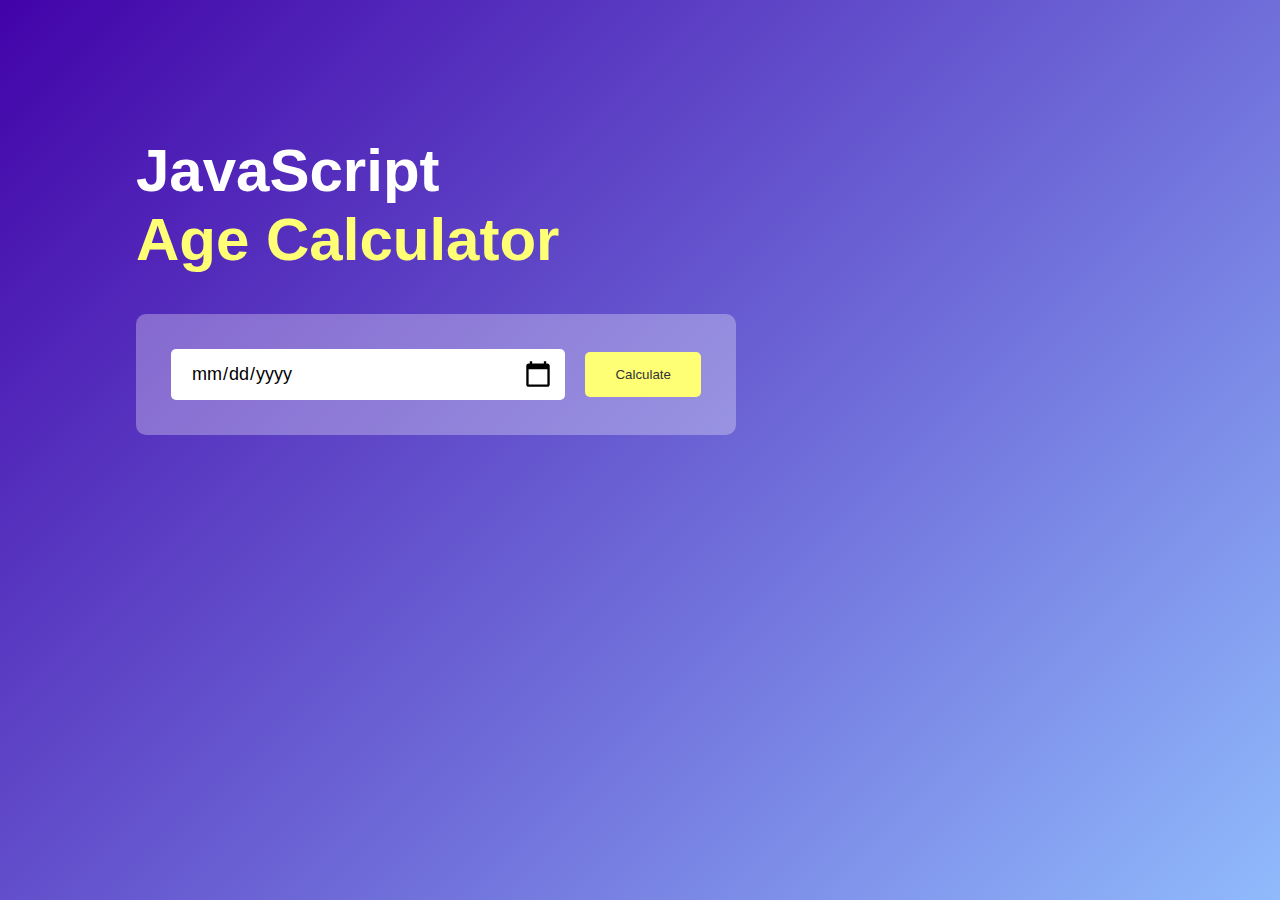
<file: Age-Calculator/index.html>
<!DOCTYPE html>
<html>
<head>
    <meta name="viewport" content="width=device-width, initial-scale=1.0">
    <title>Age Calculator - Easy Tutorials</title>
    <link rel="stylesheet" href="style.css">
</head>
<body>
<div class="container">
    <div class="calculator">
        <h1>JavaScript<br><span>Age Calculator</span></h1>
        <div class="input-box">
            <input type="date" id="date">
            <button onclick="calculateAge()">Calculate</button>
        </div>
        <p id="result"></p>
    </div>
</div>

<script src="script.js"></script>
</body>
</html>
</file>
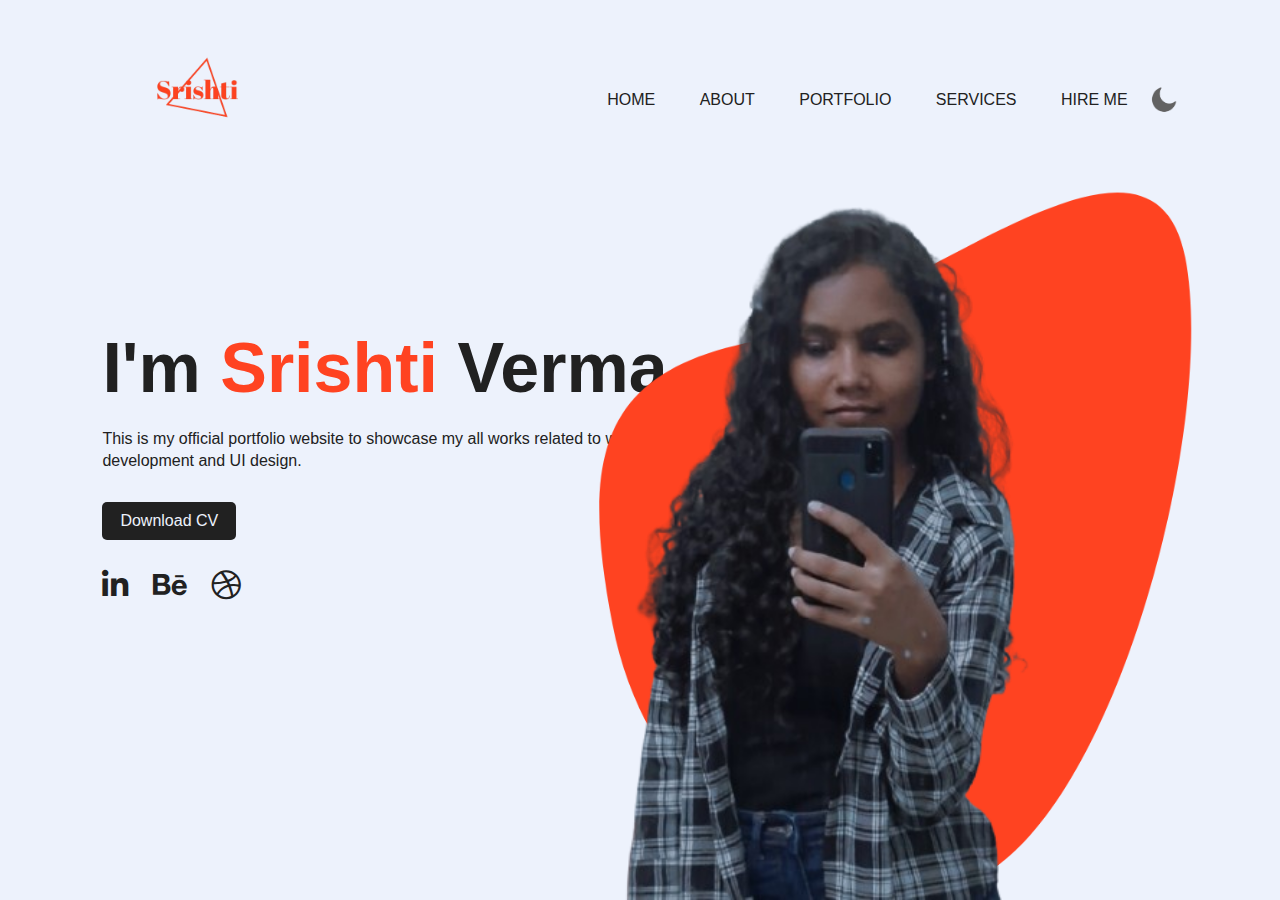
<file: dark-theme/index.html>
<html>
<head>
    <title>Portfolio Website - Easy Tutorials</title>
    <link rel="stylesheet" href="style.css">
    <link rel="stylesheet" href="https://cdnjs.cloudflare.com/ajax/libs/font-awesome/5.15.1/css/all.min.css">
</head>
<body>
   <div class="hero">
       <nav>
           <img src="images/Srishti-removebg-preview.png" class="logo">
           <ul>
               <li><a href="">HOME</a></li>
               <li><a href="">ABOUT</a></li>
               <li><a href="">PORTFOLIO</a></li>
               <li><a href="">SERVICES</a></li>
               <li><a href="">HIRE ME</a></li>
           </ul>
           <img src="images/moon.png" id="icon">
       </nav>
       
       <div class="info">
           <h1>I'm <span>Srishti</span> Verma</h1>
           <p>This is my official portfolio website to showcase my all works related to web<br>development and UI design.</p>
           <a href="">Download CV</a>
       </div>
       
       <div class="img-box">
           <img src="images/pattern.png" class="back-img">
           <img src="images/WhatsApp_Image_2024-09-10_at_22.10.36_32a02be4-removebg-preview.png" class="main-img">
       </div>
       
       <div class="social-links">
           <a href=""><i class="fab fa-linkedin-in"></i></a>
           <a href=""><i class="fab fa-behance"></i></a>
           <a href=""><i class="fab fa-dribbble"></i></a>
       </div>
   </div>
       
<script>
    
    var icon = document.getElementById("icon");
    
    
    
    if(localStorage.getItem("theme") == null){
        localStorage.setItem("theme", "light");
    }
    
    
    
    let localData = localStorage.getItem("theme");
    
    if(localData == "light"){
        icon.src = "images/moon.png";
        document.body.classList.remove("dark-theme");
    }
    else if(localData == "dark"){
        icon.src = "images/sun.png";
        document.body.classList.add("dark-theme");
    }
    
    
    
    
    icon.onclick = function(){
        document.body.classList.toggle("dark-theme");
        if(document.body.classList.contains("dark-theme")){
            icon.src = "images/sun.png";
            localStorage.setItem("theme", "dark");
        }else{
            icon.src = "images/moon.png";
            localStorage.setItem("theme", "light");
        }
    }
    
    
</script>

</body>
</html>
</file>
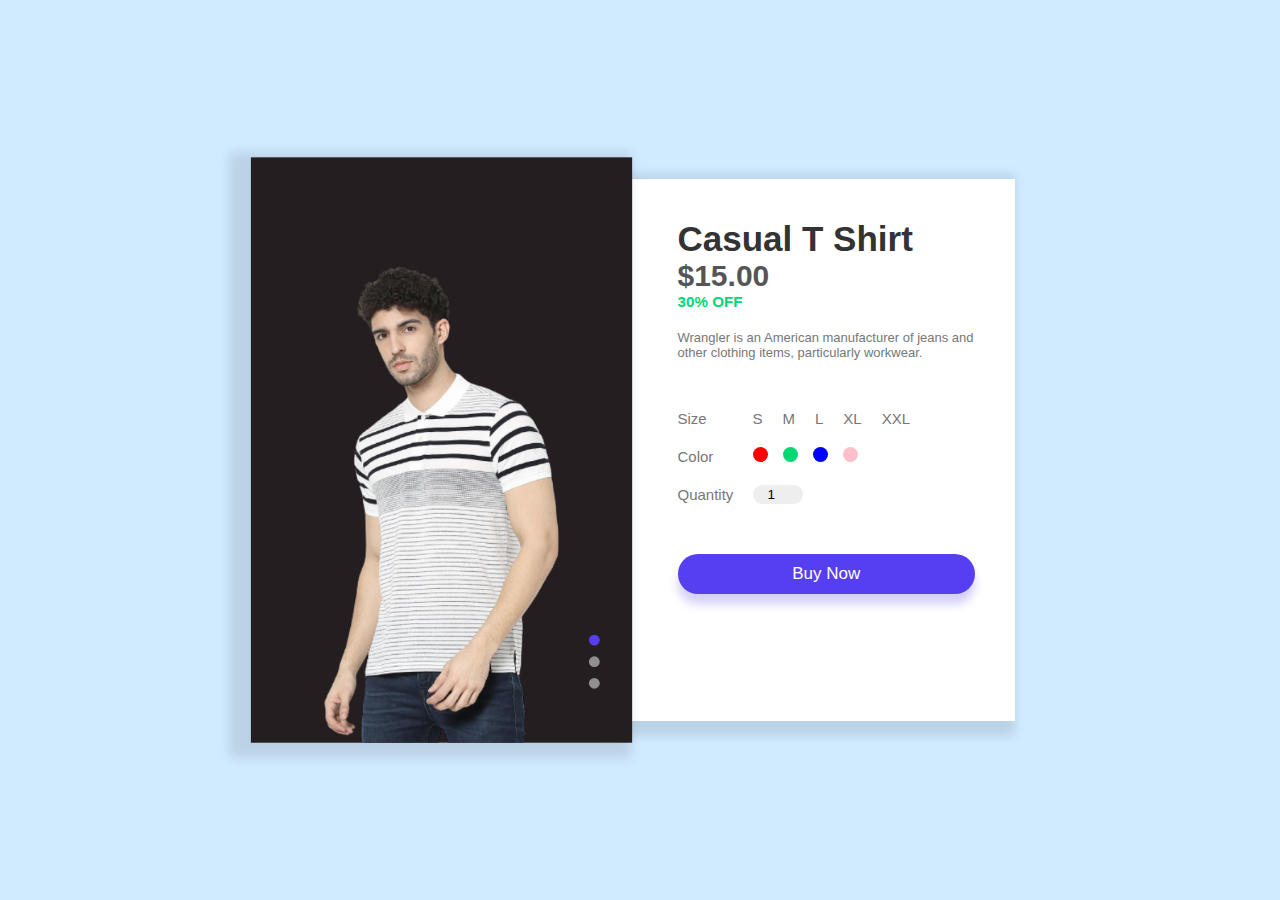
<file: ProductPage/index.html>
<!DOCTYPE html>
<html>
<head>
    <meta name="viewport" content="width=device-width, initial-scale=1.0">
    <title>Product Page Design - Easy Tutorials</title>
    <link rel="stylesheet" href="style.css">
</head>
<body>
<div class="container">
    <div class="product">
        <div class="gallery">
            <img src="images/image1.png" id="productImg">
            <div class="controls">
                <span class="btn active"></span>
                <span class="btn"></span>
                <span class="btn"></span>
            </div>
        </div>
        <div class="details">
            <h1>Casual T Shirt</h1>
            <h2>$15.00</h2>
            <h3>30% OFF</h3>
            <p>Wrangler is an American manufacturer of jeans and other clothing items, particularly workwear.</p>
            <form>
                <div class="size-select">
                    <p>Size</p>
                    <label for="small">
                        <input type="radio" name="size" id="small">
                        <span>S</span>
                    </label>
                    <label for="medium">
                        <input type="radio" name="size" id="medium">
                        <span>M</span>
                    </label>
                    <label for="large">
                        <input type="radio" name="size" id="large">
                        <span>L</span>
                    </label>
                    <label for="x-large">
                        <input type="radio" name="size" id="x-large">
                        <span>XL</span>
                    </label>
                    <label for="xx-large">
                        <input type="radio" name="size" id="xx-large">
                        <span>XXL</span>
                    </label>
                </div>

                <div class="color-select">
                    <p>Color</p>
                    <label for="red">
                        <input type="radio" name="color" id="red">
                        <span class="color-1"></span>
                    </label>
                    <label for="green">
                        <input type="radio" name="color" id="green">
                        <span class="color-2"></span>
                    </label>
                    <label for="blue">
                        <input type="radio" name="color" id="blue">
                        <span class="color-3"></span>
                    </label>
                    <label for="pink">
                        <input type="radio" name="color" id="pink">
                        <span class="color-4"></span>
                    </label>
                </div>

                <div class="quantity-select">
                    <p>Quantity</p>
                    <input type="number" value="1">
                </div>
                <button>Buy Now</button>
            </form>
        </div>
    </div>
</div>

<script src="script.js"></script>

</body>
</html>
</file>
<file: Age-Calculator/style.css>
*{
    margin: 0;
    padding: 0;
    font-family: 'Poppins', sans-serif;
    box-sizing: border-box;
}
.container{
    width: 100%;
    min-height: 100vh;
    background: linear-gradient(135deg, #4203a9, #90bafc);
    color: #fff;
    padding: 10px;
}
.calculator{
    width: 100%;
    max-width: 600px;
    margin-left: 10%;
    margin-top: 10%;
}
.calculator h1{
    font-size: 60px;
}
.calculator h1 span{
    color: #ffff76;
}
.input-box{
    margin: 40px 0;
    padding: 35px;
    border-radius: 10px;
    background: rgba(255,255,255,0.3);
    display: flex;
    align-items: center;
}
.input-box input{
    flex: 1;
    margin-right: 20px;
    padding: 14px 20px;
    border: 0;
    outline: 0;
    font-size: 18px;
    border-radius: 5px;
    position: relative;
}
.input-box button{
    background: #ffff76;
    border: 0;
    outline: 0;
    padding: 15px 30px;
    border-radius: 5px;
    font-weight: 500;
    color: #333;
    cursor: pointer;
}
.input-box input::-webkit-calendar-picker-indicator{
    top: 0;
    left: 0;
    right: 0;
    bottom: 0;
    width: auto;
    height: auto;
    position: absolute;
    background-position: calc(100% - 10px);
    background-size: 30px;
    cursor: pointer;
}
#result{
    font-size: 20px;
}
#result span{
    color: #ffff76;
}
.watch-link{
    position: fixed;
    bottom: 10%;
    right: 5%;
    font-size: 12px;
    text-decoration: none;
    color: #000;
}
</file>
<file: dark-theme/style.css>
*{
    margin: 0;
    padding: 0;
}

:root{
    --primary-color: #edf2fc;
    --secondary-color: #212121;  
}
.dark-theme{
    --primary-color: #000106;
    --secondary-color: #fff;
}



#icon{
    width: 30px;
    cursor: pointer;
}
nav ul{
    flex: 1;
    text-align: right;
}

.hero{
    height: 100vh;
    width: 100%;
    background: var(--primary-color);
    font-family: sans-serif;
    position: relative;
}

nav{
    width: 84%;
    margin: auto;
    display: flex;
    align-items: center;
    justify-content: space-between;
    margin-top:0%;
}

.logo{
    width: 200px;
    height: 200px;
    cursor: pointer;
}

nav ul li{
    display: inline-block;
    list-style: none;
    margin: 10px 20px;
}
nav ul li a{
    text-decoration: none;
    color: var(--secondary-color);
}
nav ul li a:hover{
    color: #ff4321;
}
.info{
    margin-left: 8%;
    margin-top: 10%;
}
.info h1{
    font-size: 70px;
    color: var(--secondary-color);
    margin-bottom: 20px;
}
span{
    color: #ff4321;
}
.info p{
    color: var(--secondary-color);
    line-height: 22px;
}
.info a{
    background: var(--secondary-color);
    padding: 10px 18px;
    text-decoration: none;
    color: var(--primary-color);
    display: inline-block;
    margin: 30px 0;
    border-radius: 5px;
}
.img-box{
    width: 45%;
    height: 80%;
    position: absolute;
    bottom: 0;
    right: 100px;
}
.img-box img{
    height: 100%;
    position: absolute;
    left: 50%;
    bottom: 0;
    transform: translateX(-50%);
    transition: bottom 1s, left 1s;
}
.img-box:hover .back-img{
    bottom: 40px;
}

.img-box:hover .main-img{
    left: 54%;
}
.social-links{
     margin-left: 8%;
}

.social-links a{
    font-size: 30px;
    color: var(--secondary-color);
    margin-right: 20px;
}
.social-links a:hover{
    color: #ff4321;
}
</file>
<file: ProductPage/style.css>
*{
    margin: 0;
    padding: 0;
    font-family: 'Poppins', sans-serif;
    box-sizing: border-box;
}
.container{
    width: 100%;
    min-height: 100vh;
    background: #d0eaff;
    display: flex;
    align-items: center;
    justify-content: center;
}
.product{
    width: 90%;
    max-width: 750px;
    display: flex;
}
.gallery{
    flex-basis: 47%;
    background: #241e20;
    transform: scale(1.08);
    box-shadow: -10px 5px 10px 10px rgba(0, 0, 0, 0.1);
    position: relative;
}
.gallery img{
    width: 100%;
    display: block;
    padding-top: 100px;
}
.details{
    flex-basis: 53%;
    background: #fff;
    padding: 40px;
    padding-left: 60px;
    box-shadow: -10px 5px 10px 10px rgba(0, 0, 0, 0.1);
    font-size: 13px;
    font-weight: 500;
    color: #777;
}
.details h1{
    color: #333;
    font-size: 35px;
}
.details h2{
    color: #555;
    font-size: 30px;
    font-weight: 600;
}
.details h3{
    color: #00d874;
    margin-bottom: 20px;
}
.details form{
    font-size: 15px;
    font-weight: 400;
}
.size-select{
    display: flex;
    align-items: center;
    margin-top: 50px;
}
.size-select p{
    width: 70px;
}
.size-select input:checked + span{
    color: blue;
    font-weight: 600;
}
.size-select input{
    display: none;
}
.size-select span{
    padding: 5px;
    margin-right: 10px;
    cursor: pointer;
}

.color-select{
    display: flex;
    align-items: center;
    margin-top: 20px;
}
.color-select p{
    width: 75px;
}
.color-select span{
    display: inline-block;
    width: 15px;
    height: 15px;
    border-radius: 50%;
    margin-right: 15px;
    cursor: pointer;
}
.color-1{
    background: red;
}
.color-2{
    background: #00d874;
}
.color-3{
    background: blue;
}
.color-4{
    background: pink;
}
.color-select input{
    display: none;
}
.color-select input:checked + span{
    transform: scale(0.7);
    box-shadow: 0 0 0 4px #fff, 0 0 0 6px #000;
}
.quantity-select{
    display: flex;
    align-items: center;
    margin-top: 20px;
}
.quantity-select p{
    width: 75px;
}
.quantity-select input{
    background: #eee;
    border: 0;
    outline: 0;
    padding: 2px 2px 2px 15px;
    width: 50px;
    border-radius: 12px;
}
form button{
    background: #553ff0;
    color: #fff;
    font-size: 17px;
    width: 100%;
    padding: 10px;
    border-radius: 30px;
    border: 0;
    outline: 0;
    margin-top: 50px;
    box-shadow: 0 10px 10px rgba(85, 63, 240, 0.25);
    cursor: pointer;
}
.controls{
    position: absolute;
    bottom: 40px;
    right: 20px;
}
.btn{
    display: block;
    width: 10px;
    height: 10px;
    border-radius: 50%;
    background: rgba(255, 255, 255, 0.5);
    margin: 10px;
    cursor: pointer;
}
.btn.active{
    background: #553ff0;
}
</file>
